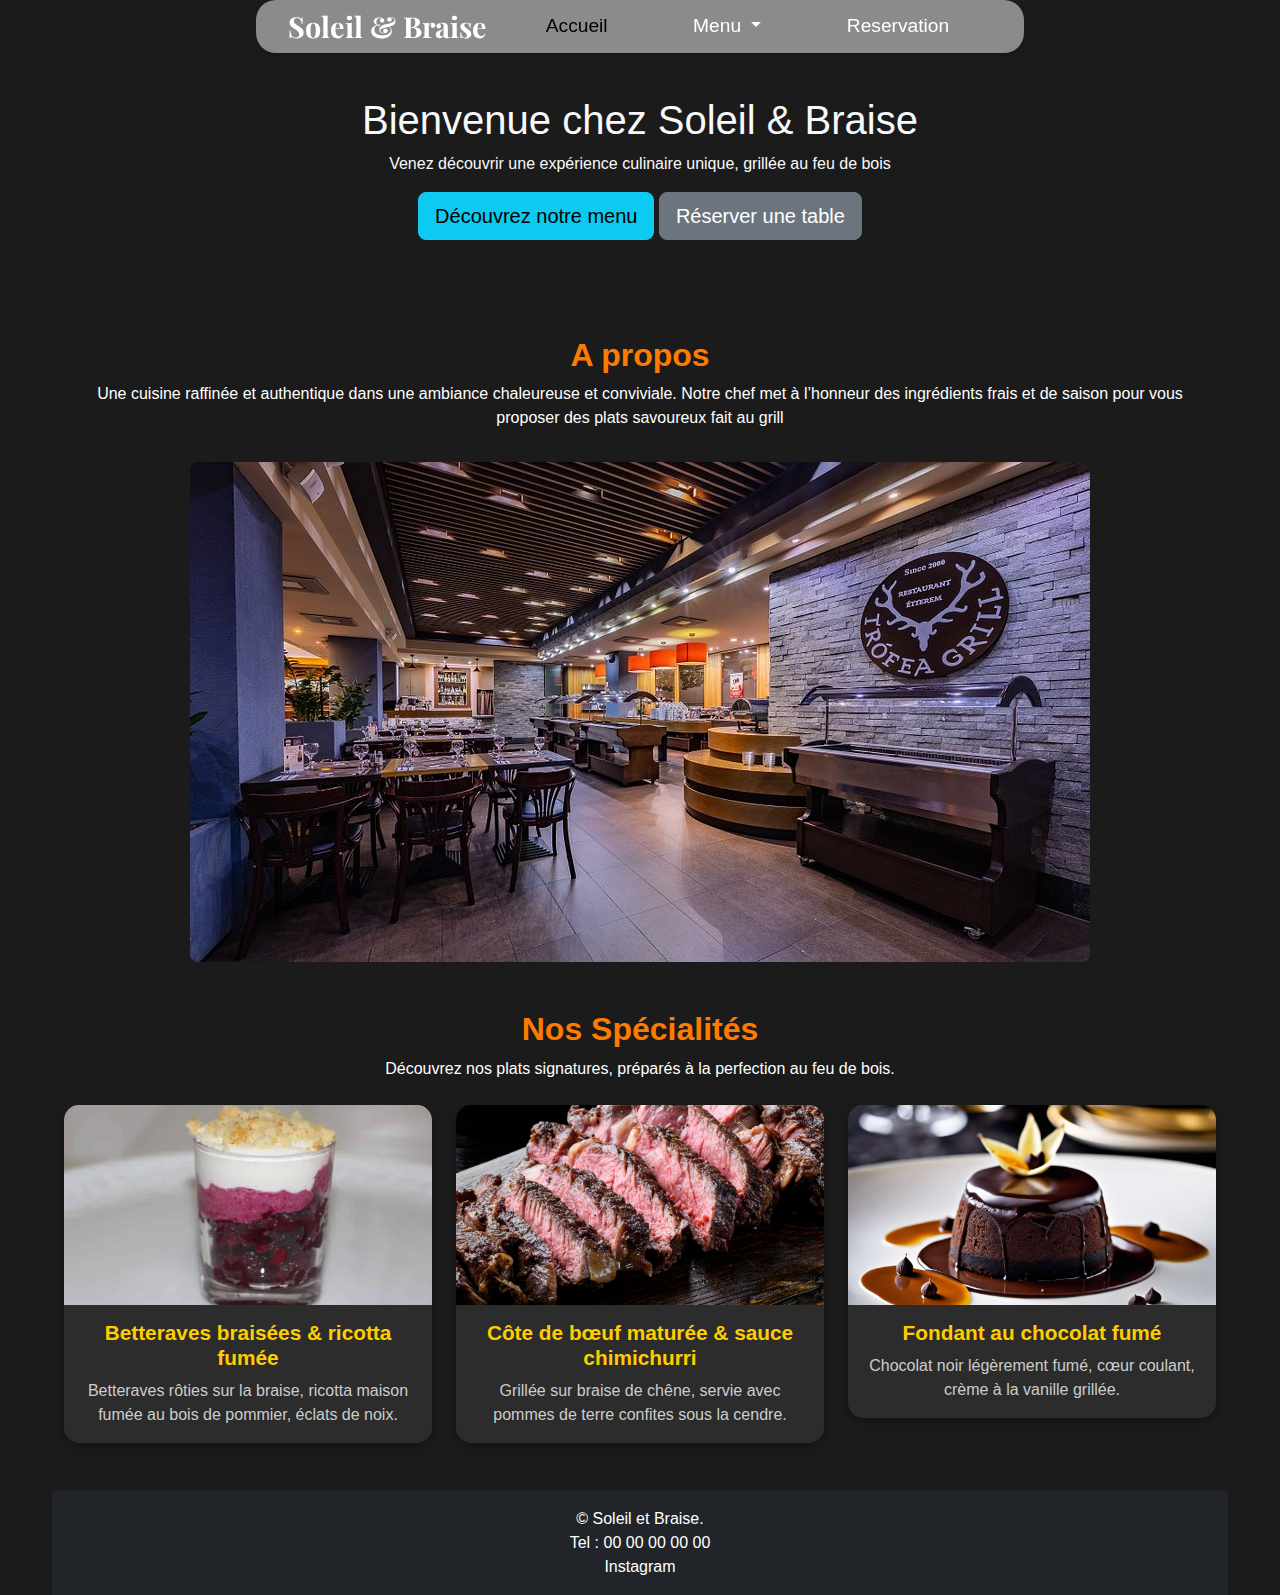
<file: index.html>
<!DOCTYPE html>
<html lang="fr">
<head>
    <meta charset="UTF-8">
    <meta name="viewport" content="width=device-width, initial-scale=1.0">
    <link href="https://cdn.jsdelivr.net/npm/bootstrap@5.3.3/dist/css/bootstrap.min.css" rel="stylesheet">
    <link rel="stylesheet" href="./assets/css/style.css">
    <link href="https://fonts.googleapis.com/css2?family=Playfair+Display:wght@700&family=Roboto:wght@400;500&display=swap" rel="stylesheet">

    <title>Accueil</title>
</head>
<body>
  <header >
    <nav class="navbar navbar-expand-lg fixed-top bg-body-tertiary custom-navbar">
        <div class="container-fluid">
          <a class="navbar-brand" href="#">Soleil & Braise</a>
          <button class="navbar-toggler" type="button" data-bs-toggle="collapse" data-bs-target="#navbarNav" aria-controls="navbarNav" aria-expanded="false" aria-label="Toggle navigation">
            <span class="navbar-toggler-icon"></span>
          </button>
          <div class="collapse navbar-collapse" id="navbarNav">
            <ul class="navbar-nav">
              <li class="nav-item">
                <a class="nav-link active" aria-current="page" href="index.html">Accueil</a>
              </li>
              <li class="nav-item dropdown">
                <a class="nav-link dropdown-toggle" href="menu.html" role="button" data-bs-toggle="dropdown" aria-expanded="false">
                  Menu
                </a>
                <ul class="dropdown-menu">
                  <li><a class="dropdown-item" href="menu.html.#entrees">Entrées</a></li>
                  <li><a class="dropdown-item" href="menu.html.#plats">Plats</a></li>
                  <li><a class="dropdown-item" href="menu.html.#desserts">Desserts</a></li>
                  <li><a class="dropdown-item" href="menu.html.#boisson">Boissons</a></li>
                </ul>
              </li>
              <li class="nav-item">
                <a class="nav-link" href="reservation.html">Reservation</a>
              </li>
              
            </ul>
          </div>
        </div>
    </nav>
  </header>
   
  
  
  <main>
      <div class="container mt-5">
        <section class="main-content text-center text-light py-5">
          <h1>Bienvenue chez Soleil & Braise</h1>
          <p>Venez découvrir une expérience culinaire unique, grillée au feu de bois</p>
          <a href="menu.html" class="btn btn-info btn-lg">Découvrez notre menu</a>
          <a href="reservation.html" class="btn btn-secondary btn-lg">Réserver une table</a>
      </section>
  </div>
    <div class="container mt-5">
      <section class="image-section mt-5 text-center">
          <div class="container text-center">
              <h2>A propos</h2>
              <p>Une cuisine raffinée et authentique dans une ambiance chaleureuse et conviviale. Notre chef met à l’honneur des ingrédients frais et de saison pour vous proposer des plats savoureux fait au grill</p>
              <img src="./assets/img/restaurant.jpg" alt="Ambiance du restaurant" class="img-fluid rounded-3 mt-3">
          </div>
      </section>
    </div>
    <div class="container mt-5">
      <section class="specialites text-center ">
          <div class="container">
              <h2>Nos Spécialités</h2>
              <p>Découvrez nos plats signatures, préparés à la perfection au feu de bois.</p>
              <div class="row mt-4">
                  <div class="col-md-4">
                      <div class="card">
                          <img src="./assets/img/bettrave.jpg" class="card-img-top" alt="Betteraves braisées">
                          <div class="card-body">
                              <h5 class="card-title">Betteraves braisées & ricotta fumée</h5>
                              <p class="card-text">Betteraves rôties sur la braise, ricotta maison fumée au bois de pommier, éclats de noix.</p>
                          </div>
                      </div>
                  </div>
                  <div class="col-md-4">
                      <div class="card">
                          <img src="./assets/img/cote-de-boeuf.jpeg" class="card-img-top" alt="Côte de bœuf">
                          <div class="card-body">
                              <h5 class="card-title">Côte de bœuf maturée & sauce chimichurri</h5>
                              <p class="card-text">Grillée sur braise de chêne, servie avec pommes de terre confites sous la cendre.</p>
                          </div>
                      </div>
                  </div>
                  <div class="col-md-4">
                      <div class="card">
                          <img src="./assets/img/fondant.jpg" class="card-img-top" alt="Fondant au chocolat">
                          <div class="card-body">
                              <h5 class="card-title">Fondant au chocolat fumé</h5>
                              <p class="card-text">Chocolat noir légèrement fumé, cœur coulant, crème à la vanille grillée.</p>
                          </div>
                      </div>
                  </div>
              </div>
          </div>
      </section>
    </div>
    </main>
    <div class="container mt-5">
      <footer class="bg-dark text-white text-center py-3">
        &copy; Soleil et Braise. <a class="nav-link" href="">Tel : 00 00 00 00 00</a> <a class="nav-link" href="">Instagram</a>
      </footer>
    </div>
  
    <script src="https://cdn.jsdelivr.net/npm/bootstrap@5.3.0/dist/js/bootstrap.bundle.min.js"></script>

</body>
</html>
</file>
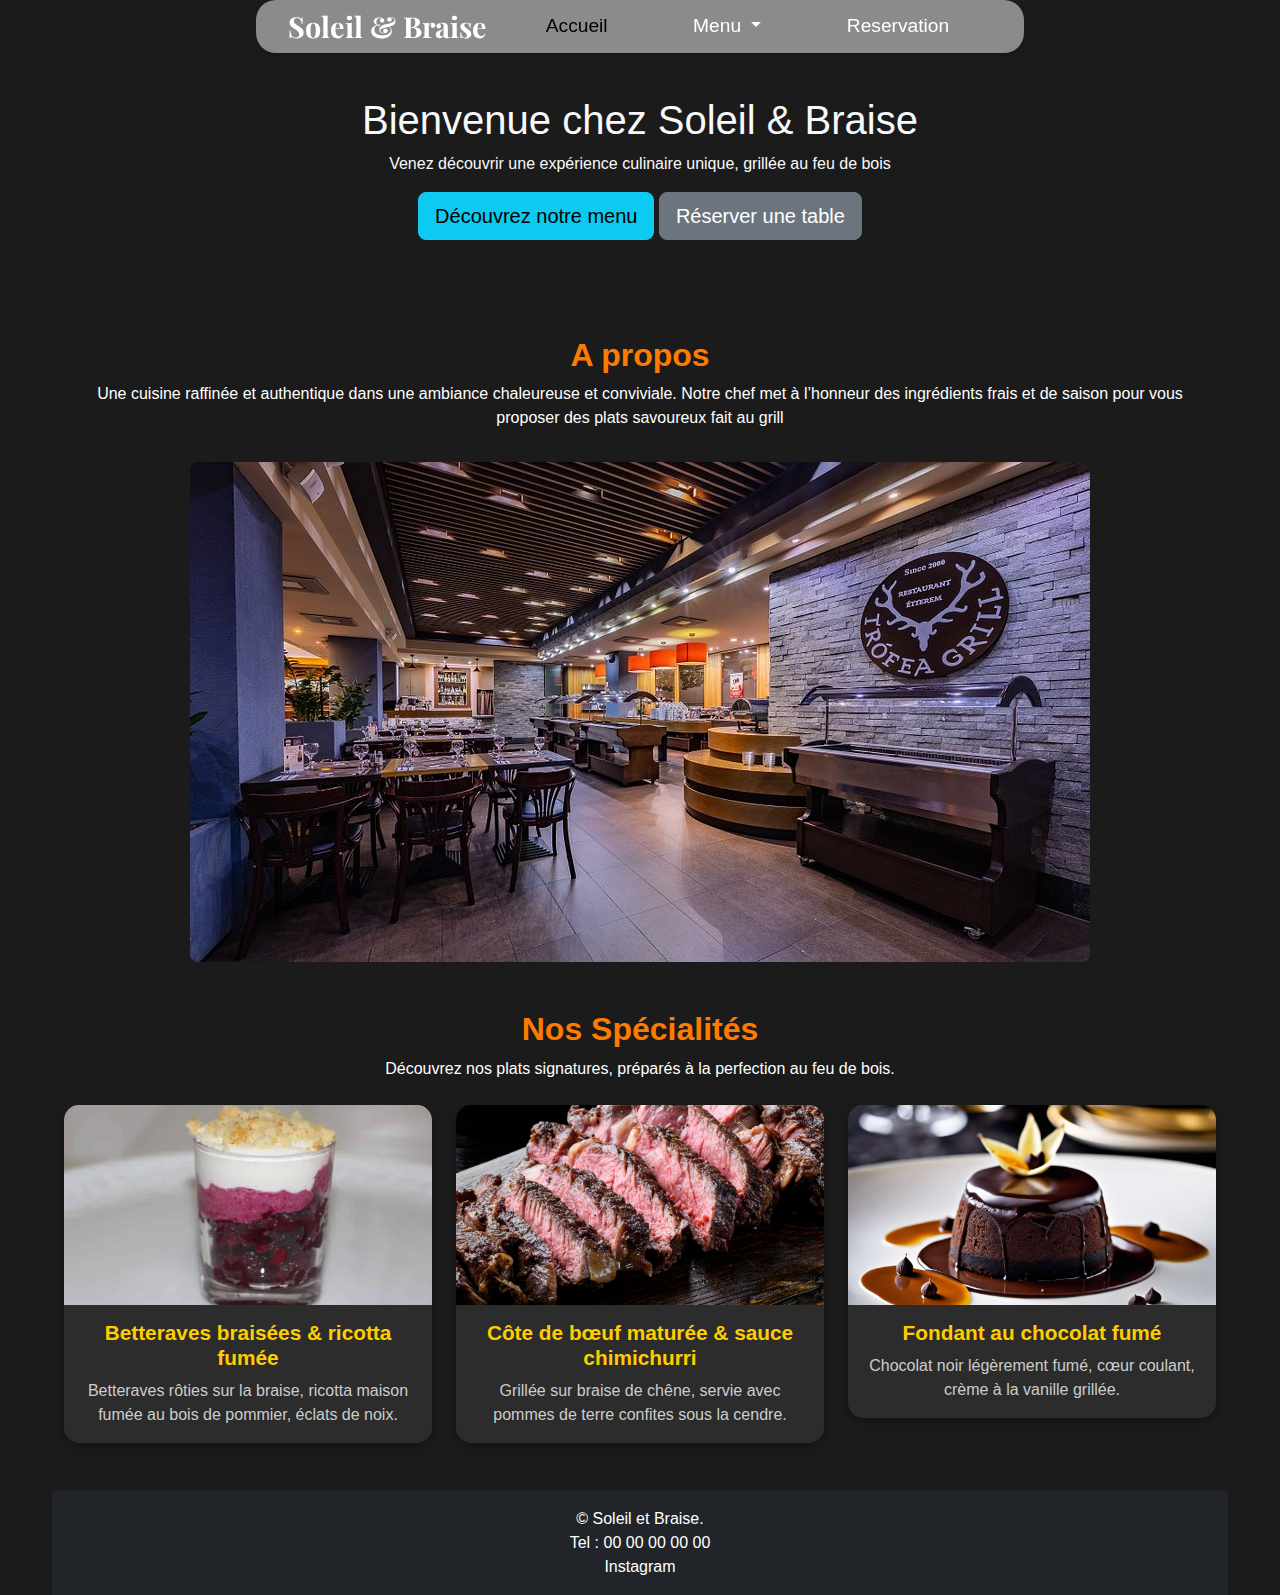
<file: accueil.html>
<!DOCTYPE html>
<html lang="fr">
<head>
    <meta charset="UTF-8">
    <meta name="viewport" content="width=device-width, initial-scale=1.0">
    <link href="https://cdn.jsdelivr.net/npm/bootstrap@5.3.3/dist/css/bootstrap.min.css" rel="stylesheet">
    <link rel="stylesheet" href="../assets/css/style.css">
    <link href="https://fonts.googleapis.com/css2?family=Playfair+Display:wght@700&family=Roboto:wght@400;500&display=swap" rel="stylesheet">

    <title>Accueil</title>
</head>
<body>
  <header >
    <nav class="navbar navbar-expand-lg fixed-top bg-body-tertiary custom-navbar">
        <div class="container-fluid">
          <a class="navbar-brand" href="#">Soleil & Braise</a>
          <button class="navbar-toggler" type="button" data-bs-toggle="collapse" data-bs-target="#navbarNav" aria-controls="navbarNav" aria-expanded="false" aria-label="Toggle navigation">
            <span class="navbar-toggler-icon"></span>
          </button>
          <div class="collapse navbar-collapse" id="navbarNav">
            <ul class="navbar-nav">
              <li class="nav-item">
                <a class="nav-link active" aria-current="page" href="accueil.html">Accueil</a>
              </li>
              <li class="nav-item dropdown">
                <a class="nav-link dropdown-toggle" href="menu.html" role="button" data-bs-toggle="dropdown" aria-expanded="false">
                  Menu
                </a>
                <ul class="dropdown-menu">
                  <li><a class="dropdown-item" href="menu.html.#entrees">Entrées</a></li>
                  <li><a class="dropdown-item" href="menu.html.#plats">Plats</a></li>
                  <li><a class="dropdown-item" href="menu.html.#desserts">Desserts</a></li>
                  <li><a class="dropdown-item" href="menu.html.#boisson">Boissons</a></li>
                </ul>
              </li>
              <li class="nav-item">
                <a class="nav-link" href="reservation.html">Reservation</a>
              </li>
              
            </ul>
          </div>
        </div>
    </nav>
  </header>
   
  
  
  <main>
      <div class="container mt-5">
        <section class="main-content text-center text-light py-5">
          <h1>Bienvenue chez Soleil & Braise</h1>
          <p>Venez découvrir une expérience culinaire unique, grillée au feu de bois</p>
          <a href="menu.html" class="btn btn-info btn-lg">Découvrez notre menu</a>
          <a href="reservation.html" class="btn btn-secondary btn-lg">Réserver une table</a>
      </section>
  </div>
    <div class="container mt-5">
      <section class="image-section mt-5 text-center">
          <div class="container text-center">
              <h2>A propos</h2>
              <p>Une cuisine raffinée et authentique dans une ambiance chaleureuse et conviviale. Notre chef met à l’honneur des ingrédients frais et de saison pour vous proposer des plats savoureux fait au grill</p>
              <img src="../assets/img/restaurant.jpg" alt="Ambiance du restaurant" class="img-fluid rounded-3 mt-3">
          </div>
      </section>
    </div>
    <div class="container mt-5">
      <section class="specialites text-center ">
          <div class="container">
              <h2>Nos Spécialités</h2>
              <p>Découvrez nos plats signatures, préparés à la perfection au feu de bois.</p>
              <div class="row mt-4">
                  <div class="col-md-4">
                      <div class="card">
                          <img src="../assets/img/bettrave.jpg" class="card-img-top" alt="Betteraves braisées">
                          <div class="card-body">
                              <h5 class="card-title">Betteraves braisées & ricotta fumée</h5>
                              <p class="card-text">Betteraves rôties sur la braise, ricotta maison fumée au bois de pommier, éclats de noix.</p>
                          </div>
                      </div>
                  </div>
                  <div class="col-md-4">
                      <div class="card">
                          <img src="../assets/img/cote-de-boeuf.jpeg" class="card-img-top" alt="Côte de bœuf">
                          <div class="card-body">
                              <h5 class="card-title">Côte de bœuf maturée & sauce chimichurri</h5>
                              <p class="card-text">Grillée sur braise de chêne, servie avec pommes de terre confites sous la cendre.</p>
                          </div>
                      </div>
                  </div>
                  <div class="col-md-4">
                      <div class="card">
                          <img src="../assets/img/fondant.jpg" class="card-img-top" alt="Fondant au chocolat">
                          <div class="card-body">
                              <h5 class="card-title">Fondant au chocolat fumé</h5>
                              <p class="card-text">Chocolat noir légèrement fumé, cœur coulant, crème à la vanille grillée.</p>
                          </div>
                      </div>
                  </div>
              </div>
          </div>
      </section>
    </div>
    </main>
    <div class="container mt-5">
      <footer class="bg-dark text-white text-center py-3">
        &copy; Soleil et Braise. <a class="nav-link" href="">Tel : 00 00 00 00 00</a> <a class="nav-link" href="">Instagram</a>
      </footer>
    </div>
  
    <script src="https://cdn.jsdelivr.net/npm/bootstrap@5.3.0/dist/js/bootstrap.bundle.min.js"></script>

</body>
</html>
</file>
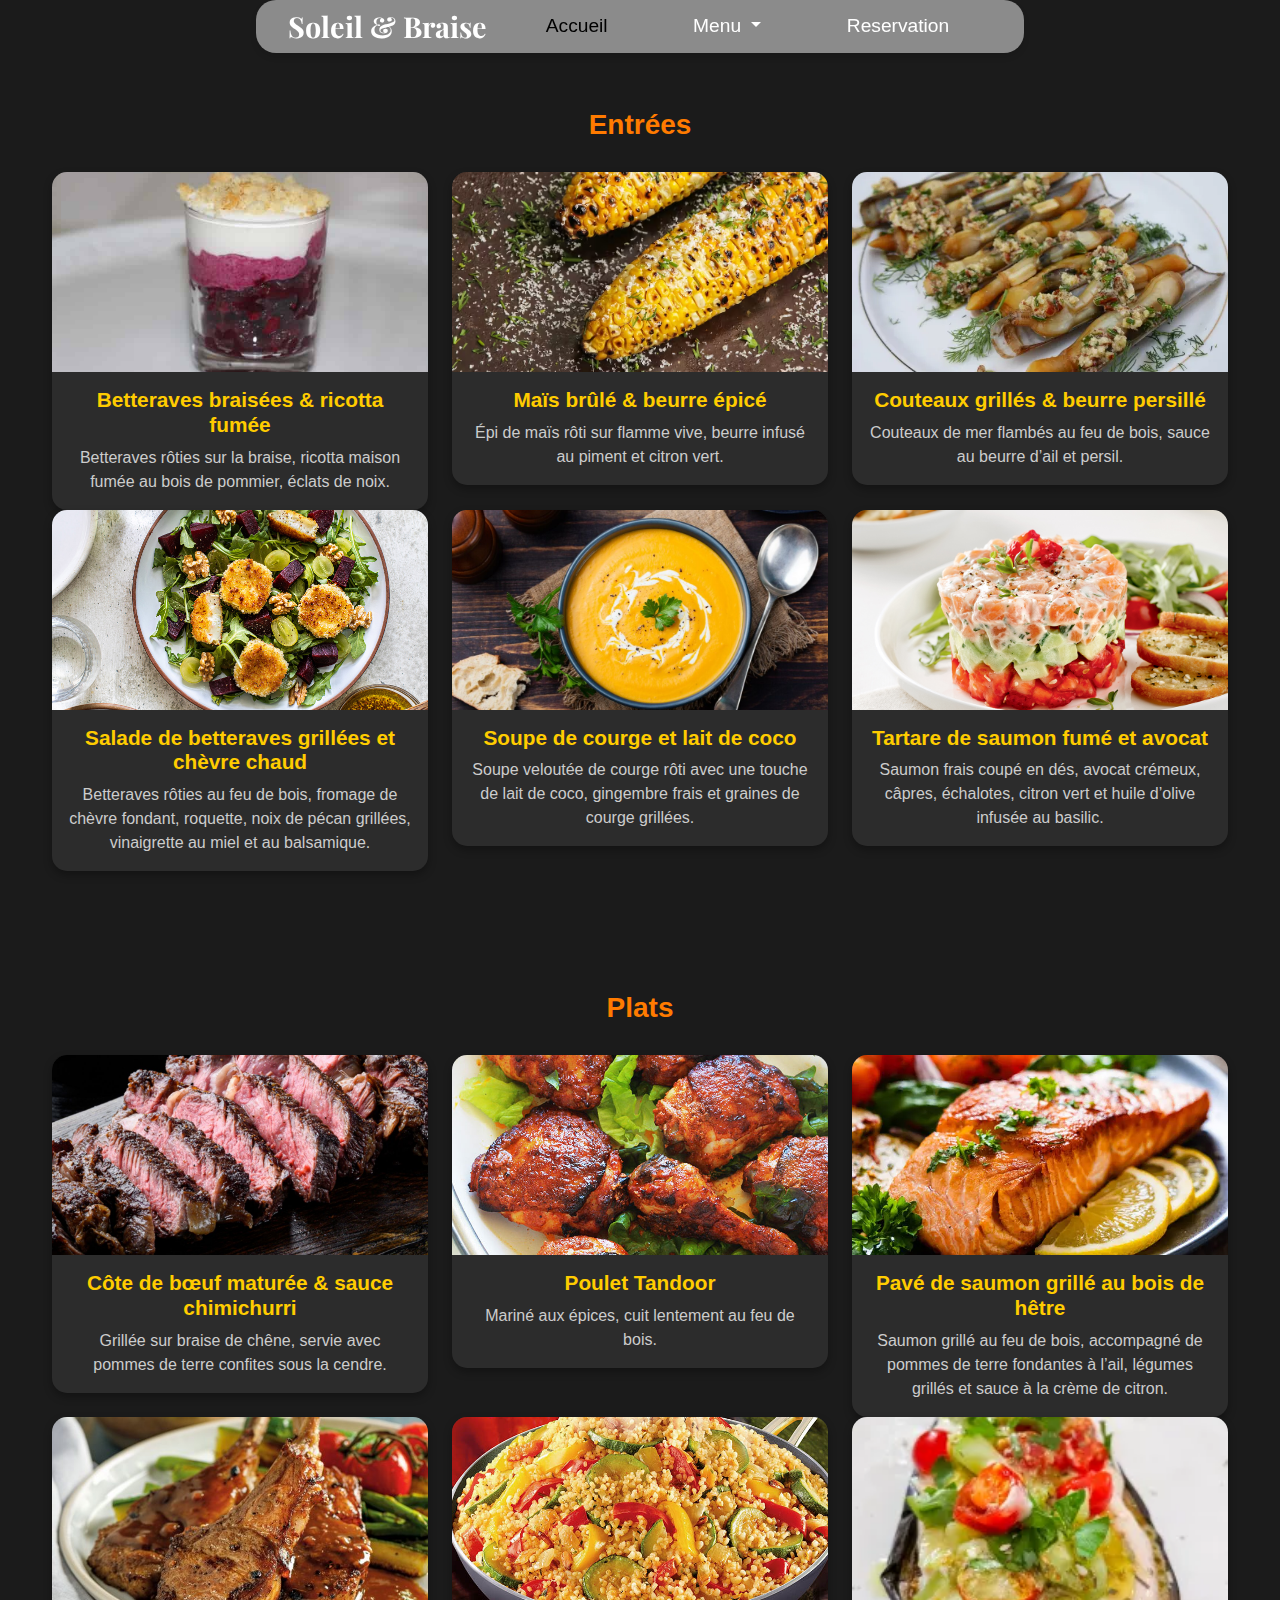
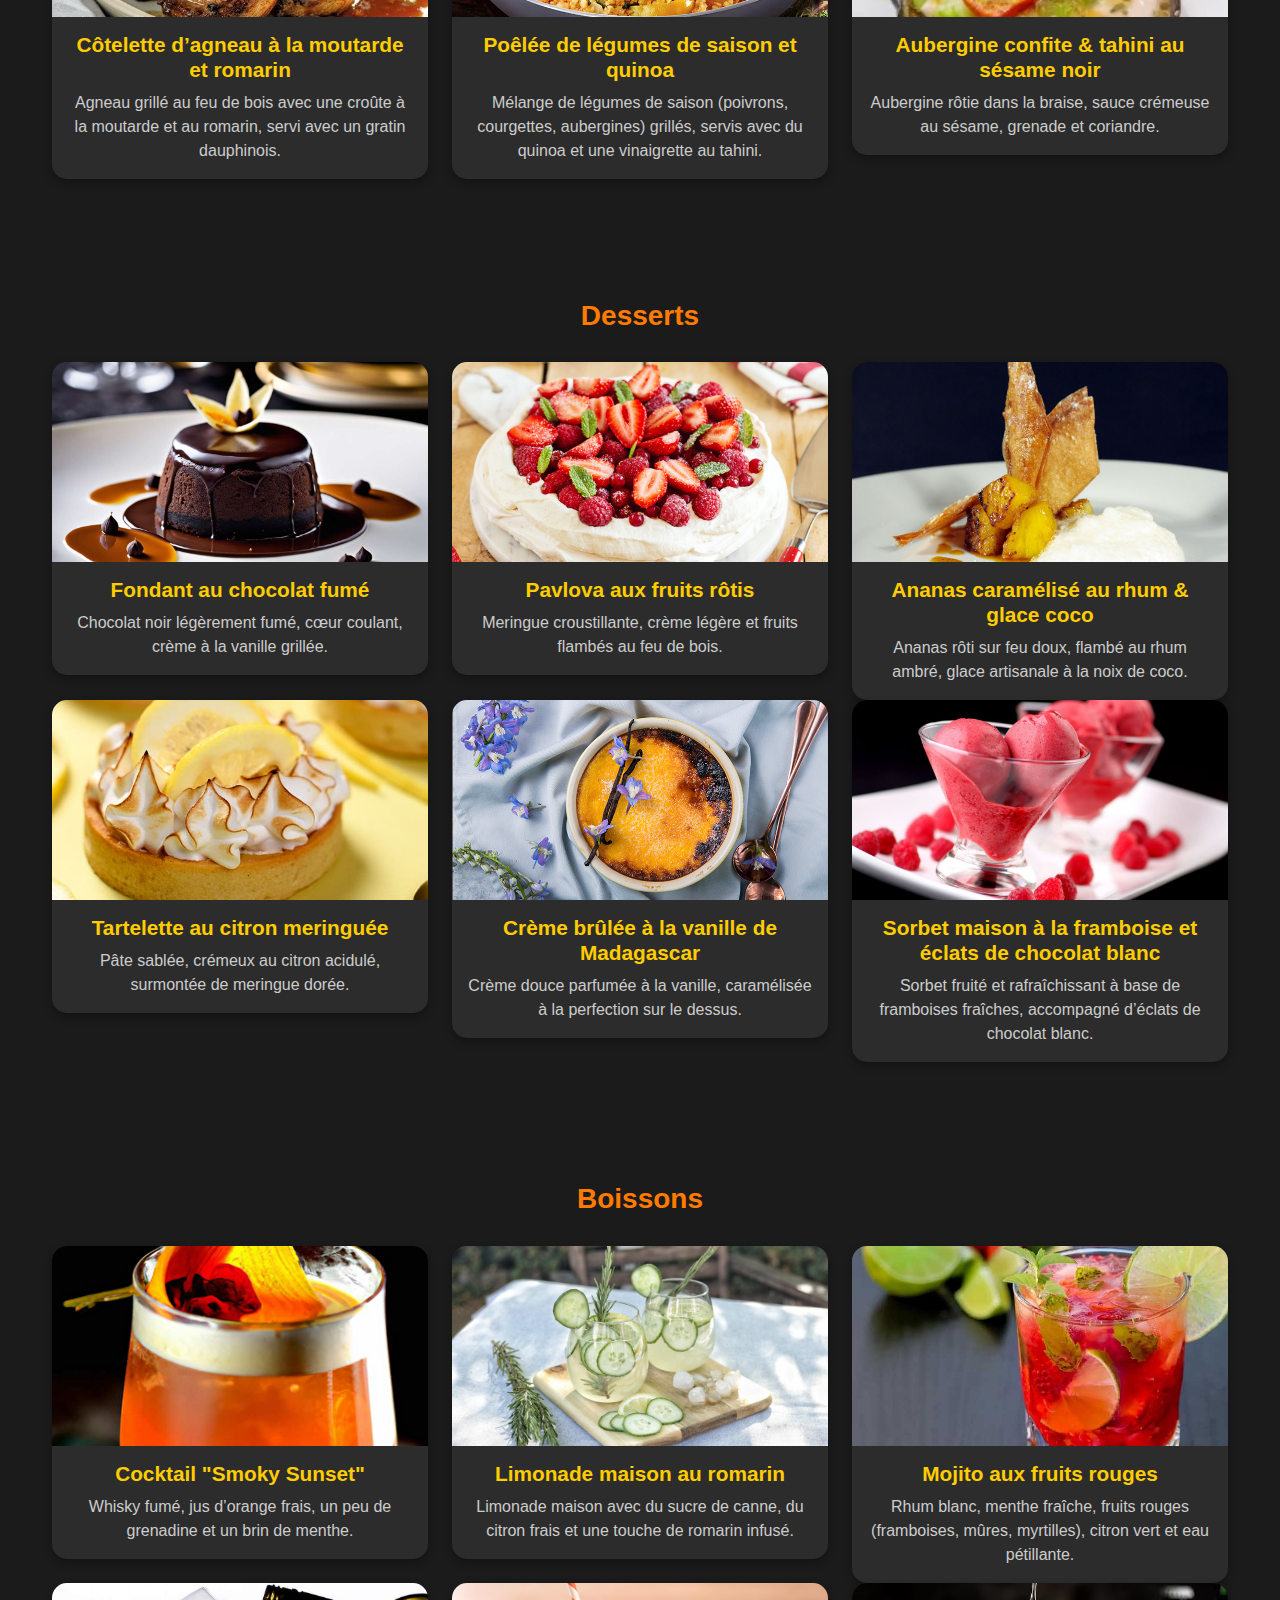
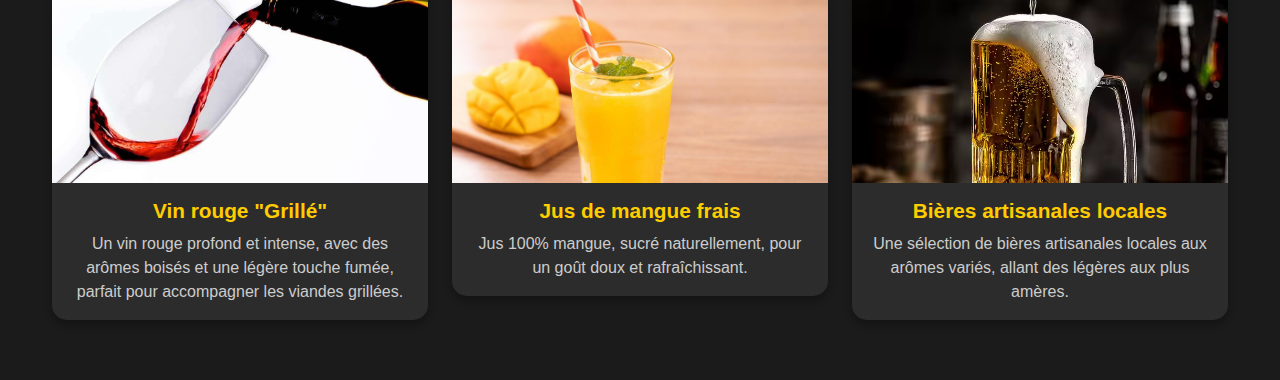
<file: menu.html>
<!DOCTYPE html>
<html lang="fr">
<head>
    <meta charset="UTF-8">
    <meta name="viewport" content="width=device-width, initial-scale=1.0">
    <link href="https://cdn.jsdelivr.net/npm/bootstrap@5.3.3/dist/css/bootstrap.min.css" rel="stylesheet">
    <link rel="stylesheet" href="./assets/css/style.css">
    <link href="https://fonts.googleapis.com/css2?family=Playfair+Display:wght@700&family=Roboto:wght@400;500&display=swap" rel="stylesheet">
    
    <title>Menu</title>
</head>
<body>
    <header >
        <nav class="navbar navbar-expand-lg fixed-top bg-body-tertiary custom-navbar">
            <div class="container-fluid">
              <a class="navbar-brand" href="#">Soleil & Braise</a>
              <button class="navbar-toggler" type="button" data-bs-toggle="collapse" data-bs-target="#navbarNav" aria-controls="navbarNav" aria-expanded="false" aria-label="Toggle navigation">
                <span class="navbar-toggler-icon"></span>
              </button>
              <div class="collapse navbar-collapse" id="navbarNav">
                <ul class="navbar-nav">
                  <li class="nav-item">
                    <a class="nav-link active" aria-current="page" href="accueil.html">Accueil</a>
                  </li>
                  <li class="nav-item dropdown">
                    <a class="nav-link dropdown-toggle" href="menu.html" role="button" data-bs-toggle="dropdown" aria-expanded="false">
                      Menu
                    </a>
                    <ul class="dropdown-menu">
                      <li><a class="dropdown-item" href="#entrees">Entrées</a></li>
                      <li><a class="dropdown-item" href="#plats">Plats</a></li>
                      <li><a class="dropdown-item" href="#desserts">Desserts</a></li>
                      <li><a class="dropdown-item" href="menu.html.#boisson">Boissons</a></li>
                    </ul>
                  </li>
                  <li class="nav-item">
                    <a class="nav-link" href="reservation.html">Reservation</a>
                  </li>
                  
                </ul>
              </div>
            </div>
        </nav>
    </header>
    <main>

        <div class="container mt-5">
                
    
            <!-- Entrées -->
            <section class="menu-section" id="entrees">
                <h3>Entrées</h3>
                <div id="Entrées" class="row">

                    <div class="col-md-4">
                        <div class="card text-center">
                            <img src="./assets/img/bettrave.jpg" class="card-img-top" alt="Betteraves braisées">
                            <div class="card-body">
                                <h5 class="card-title">Betteraves braisées & ricotta fumée</h5>
                                <p class="card-text">Betteraves rôties sur la braise, ricotta maison fumée au bois de pommier, éclats de noix.</p>
                            </div>
                        </div>
                    </div>

                    <div class="col-md-4">
                        <div class="card text-center">
                            <img src="./assets/img/mais.avif" class="card-img-top" alt="Maïs brûlé">
                            <div class="card-body">
                                <h5 class="card-title">Maïs brûlé & beurre épicé</h5>
                                <p class="card-text">Épi de maïs rôti sur flamme vive, beurre infusé au piment et citron vert.</p>
                            </div>
                        </div>
                    </div>

                    <div class="col-md-4">
                        <div class="card text-center">
                            <img src="./assets/img/Couteau.webp" class="card-img-top" alt="Couteaux grillés">
                            <div class="card-body">
                                <h5 class="card-title">Couteaux grillés & beurre persillé</h5>
                                <p class="card-text">Couteaux de mer flambés au feu de bois, sauce au beurre d’ail et persil.</p>
                            </div>
                        </div>
                    </div>
                    
                    <div class="col-md-4">
                        <div class="card text-center">
                            <img src="./assets/img/salade chevre raisin betterave.jpg" class="card-img-top" alt="Salade de betteraves grillées et chèvre chaud">
                            <div class="card-body">
                                <h5 class="card-title">Salade de betteraves grillées et chèvre chaud</h5>
                                <p class="card-text">Betteraves rôties au feu de bois, fromage de chèvre fondant, roquette, noix de pécan grillées, vinaigrette au miel et au balsamique.</p>
                            </div>
                        </div>
                    </div>

                    <div class="col-md-4">
                        <div class="card text-center">
                            <img src="./assets/img/courge.jpg" class="card-img-top" alt="Soupe de courge et lait de coco">
                            <div class="card-body">
                                <h5 class="card-title">Soupe de courge et lait de coco</h5>
                                <p class="card-text">Soupe veloutée de courge rôti avec une touche de lait de coco, gingembre frais et graines de courge grillées.</p>
                            </div>
                        </div>
                    </div>

                    <div class="col-md-4">
                        <div class="card text-center">
                            <img src="./assets/img/tartar.jpg" class="card-img-top" alt="Tartare de saumon fumé et avocat">
                            <div class="card-body">
                                <h5 class="card-title">Tartare de saumon fumé et avocat</h5>
                                <p class="card-text">Saumon frais coupé en dés, avocat crémeux, câpres, échalotes, citron vert et huile d’olive infusée au basilic.</p>
                            </div>
                        </div>
                    </div>
                </div>
            </section>

    
            <!-- Plats -->
            <section class="menu-section" id="plats">
                <h3>Plats</h3>
                <div id="Plats" class="row">

                    <div class="col-md-4">
                        <div class="card text-center">
                            <img src="./assets/img/cote-de-boeuf.jpeg" class="card-img-top" alt="Côte de bœuf">
                            <div class="card-body">
                                <h5 class="card-title">Côte de bœuf maturée & sauce chimichurri</h5>
                                <p class="card-text">Grillée sur braise de chêne, servie avec pommes de terre confites sous la cendre.</p>
                            </div>
                        </div>
                    </div>

                    <div class="col-md-4">
                        <div class="card text-center">
                            <img src="./assets/img/poulet.jpg" class="card-img-top" alt="Poulet Tandoor">
                            <div class="card-body">
                                <h5 class="card-title">Poulet Tandoor</h5>
                                <p class="card-text">Mariné aux épices, cuit lentement au feu de bois.</p>
                            </div>
                        </div>
                    </div>

                    <div class="col-md-4">
                        <div class="card text-center">
                            <img src="./assets/img/pave_saumon.webp" class="card-img-top" alt="Pavé de saumon grillé au bois de hêtre">
                            <div class="card-body">
                                <h5 class="card-title">Pavé de saumon grillé au bois de hêtre</h5>
                                <p class="card-text">Saumon grillé au feu de bois, accompagné de pommes de terre fondantes à l’ail, légumes grillés et sauce à la crème de citron.</p>
                            </div>
                        </div>
                    </div>

                    <div class="col-md-4">
                        <div class="card text-center">
                            <img src="./assets/img/Cotelettes-d-agneau.jpg" class="card-img-top" alt="Côtelette d’agneau à la moutarde et romarin">
                            <div class="card-body">
                                <h5 class="card-title">Côtelette d’agneau à la moutarde et romarin</h5>
                                <p class="card-text">Agneau grillé au feu de bois avec une croûte à la moutarde et au romarin, servi avec un gratin dauphinois.</p>
                            </div>
                        </div>
                    </div>

                    <div class="col-md-4">
                        <div class="card text-center">
                            <img src="./assets/img/poelee-legumes-cereales-quinoa.jpg" class="card-img-top" alt="Poêlée de légumes de saison et quinoa">
                            <div class="card-body">
                                <h5 class="card-title">Poêlée de légumes de saison et quinoa</h5>
                                <p class="card-text">Mélange de légumes de saison (poivrons, courgettes, aubergines) grillés, servis avec du quinoa et une vinaigrette au tahini.</p>
                            </div>
                        </div>
                    </div>

                    <div class="col-md-4">
                        <div class="card text-center">
                            <img src="./assets/img/aubergine.webp" class="card-img-top" alt="Aubergine confite">
                            <div class="card-body">
                                <h5 class="card-title">Aubergine confite & tahini au sésame noir</h5>
                                <p class="card-text">Aubergine rôtie dans la braise, sauce crémeuse au sésame, grenade et coriandre.</p>
                            </div>
                        </div>
                    </div>

                </div>
            </section>


            <!---Desserts-->
            <section class="menu-section" id="desserts">
                <h3>Desserts</h3>
                <div id="Desserts" class="row">

                    <div class="col-md-4">
                        <div class="card text-center">
                            <img src="./assets/img/fondant.jpg" class="card-img-top" alt="Fondant">
                            <div class="card-body">
                                <h5 class="card-title">Fondant au chocolat fumé</h5>
                                <p class="card-text">Chocolat noir légèrement fumé, cœur coulant, crème à la vanille grillée.</p>
                            </div>
                        </div>
                    </div>

                    <div class="col-md-4">
                        <div class="card text-center">
                            <img src="./assets/img/Pavlova.jpg" class="card-img-top" alt="Pavlova">
                            <div class="card-body">
                                <h5 class="card-title">Pavlova aux fruits rôtis</h5>
                                <p class="card-text">Meringue croustillante, crème légère et fruits flambés au feu de bois.</p>
                            </div>
                        </div>
                    </div>

                    <div class="col-md-4">
                        <div class="card text-center">
                            <img src="./assets/img/ananas.jpg" class="card-img-top" alt="ananas">
                            <div class="card-body">
                                <h5 class="card-title">Ananas caramélisé au rhum & glace coco</h5>
                                <p class="card-text">Ananas rôti sur feu doux, flambé au rhum ambré, glace artisanale à la noix de coco.</p>
                            </div>
                        </div>
                    </div>

                    <div class="col-md-4">
                        <div class="card text-center">
                            <img src="./assets/img/tartelette-citron.jpg" class="card-img-top" alt="Tartelette au citron meringuée">
                            <div class="card-body">
                                <h5 class="card-title">Tartelette au citron meringuée</h5>
                                <p class="card-text">Pâte sablée, crémeux au citron acidulé, surmontée de meringue dorée.</p>
                            </div>
                        </div>
                    </div>
                    <div class="col-md-4">
                        <div class="card text-center">
                            <img src="./assets/img/creme_brulee.webp" class="card-img-top" alt="Crème brûlée à la vanille de Madagascar">
                            <div class="card-body">
                                <h5 class="card-title">Crème brûlée à la vanille de Madagascar</h5>
                                <p class="card-text">Crème douce parfumée à la vanille, caramélisée à la perfection sur le dessus.</p>
                            </div>
                        </div>
                    </div>
                    <div class="col-md-4">
                        <div class="card text-center">
                            <img src="./assets/img/sorbet-framboise.jpg" class="card-img-top" alt="ananas">
                            <div class="card-body">
                                <h5 class="card-title">Sorbet maison à la framboise et éclats de chocolat blanc</h5>
                                <p class="card-text">Sorbet fruité et rafraîchissant à base de framboises fraîches, accompagné d’éclats de chocolat blanc.
                                </p>
                            </div>
                        </div>
                    </div>
                </div>
            </section>


            <!---Boisson-->
            <section class="menu-section" id="boisson">
                <h3>Boissons</h3>
                <div  class="row">
                    <div class="col-md-4">
                        <div class="card text-center">
                            <img src="./assets/img/Whisky_fume.png" class="card-img-top" alt="Cocktail Smoky Sunset">
                            <div class="card-body">
                                <h5 class="card-title">Cocktail "Smoky Sunset"</h5>
                                <p class="card-text">Whisky fumé, jus d’orange frais, un peu de grenadine et un brin de menthe.</p>
                            </div>
                        </div>
                    </div>
                    <div class="col-md-4">
                        <div class="card text-center">
                            <img src="./assets/img/limonade.jpeg" class="card-img-top" alt="Limonade maison au romarin">
                            <div class="card-body">
                                <h5 class="card-title">Limonade maison au romarin</h5>
                                <p class="card-text">Limonade maison avec du sucre de canne, du citron frais et une touche de romarin infusé.</p>
                            </div>
                        </div>
                    </div>
                    <div class="col-md-4">
                        <div class="card text-center">
                            <img src="./assets/img/Mojito.jpg" class="card-img-top" alt="Mojito aux fruits rouges">
                            <div class="card-body">
                                <h5 class="card-title">Mojito aux fruits rouges</h5>
                                <p class="card-text">Rhum blanc, menthe fraîche, fruits rouges (framboises, mûres, myrtilles), citron vert et eau pétillante.</p>
                            </div>
                        </div>
                    </div>

                    <div class="col-md-4">
                        <div class="card text-center">
                            <img src="./assets/img/vin.jpg" class="card-img-top" alt="Vin rouge Grillé">
                            <div class="card-body">
                                <h5 class="card-title">Vin rouge "Grillé"</h5>
                                <p class="card-text">Un vin rouge profond et intense, avec des arômes boisés et une légère touche fumée, parfait pour accompagner les viandes grillées.</p>
                            </div>
                        </div>
                    </div>

                    <div class="col-md-4">
                        <div class="card text-center">
                            <img src="./assets/img/mangue.jpg" class="card-img-top" alt="Jus de mangue frais">
                            <div class="card-body">
                                <h5 class="card-title">Jus de mangue frais</h5>
                                <p class="card-text">Jus 100% mangue, sucré naturellement, pour un goût doux et rafraîchissant.</p>
                            </div>
                        </div>
                    </div>

                    <div class="col-md-4">
                        <div class="card text-center">
                            <img src="./assets/img/biere.avif" class="card-img-top" alt="Bières artisanales locales">
                            <div class="card-body">
                                <h5 class="card-title">Bières artisanales locales</h5>
                                <p class="card-text">Une sélection de bières artisanales locales aux arômes variés, allant des légères aux plus amères.</p>
                            </div>
                        </div>
                    </div>

                </div>
            </section>
        </div>
    </main>
    <script src="https://cdn.jsdelivr.net/npm/bootstrap@5.3.3/dist/js/bootstrap.bundle.min.js"></script>
</body>
</html>
</file>
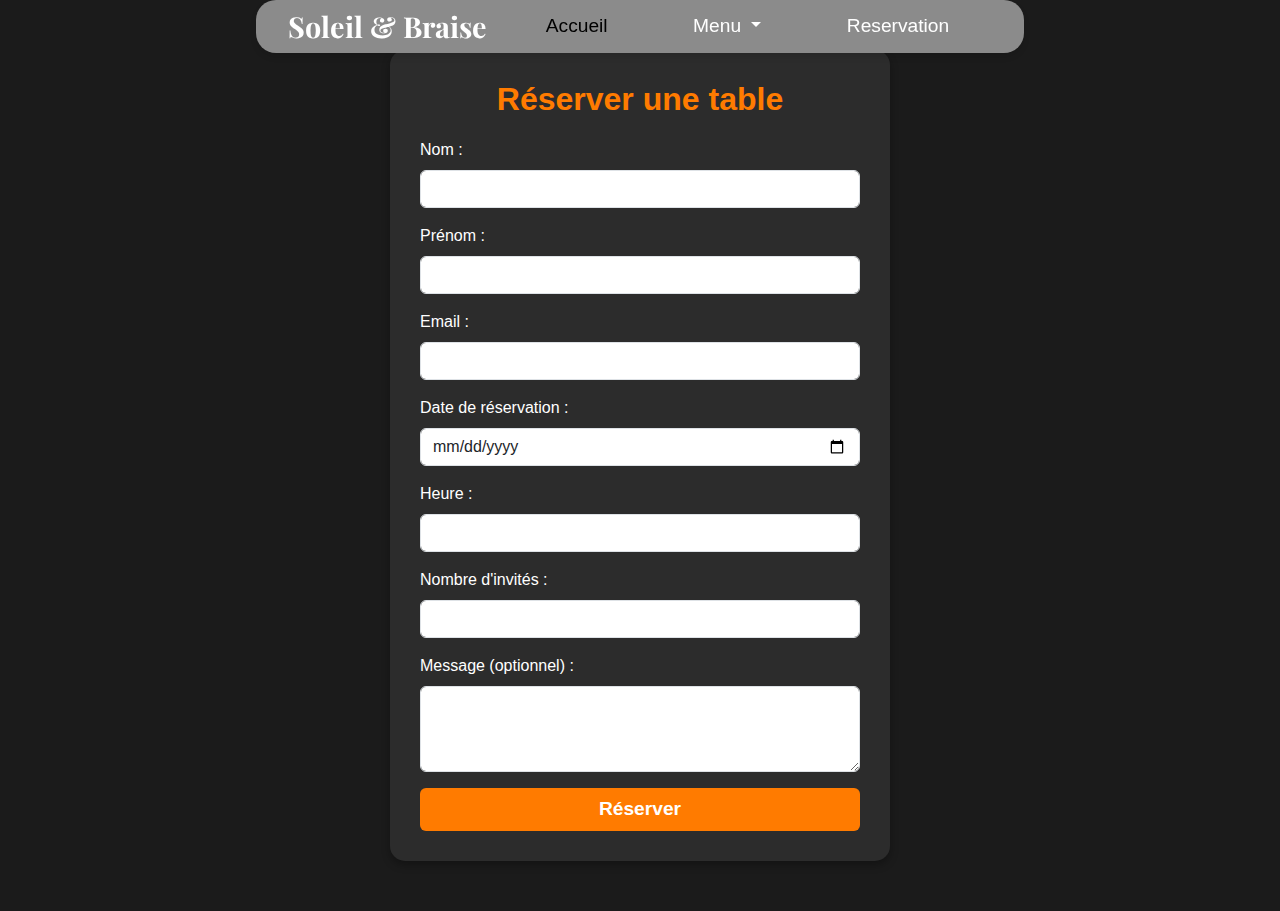
<file: reservation.html>
<!DOCTYPE html>
<html lang="fr">
<head>
    <meta charset="UTF-8">
    <meta name="viewport" content="width=device-width, initial-scale=1.0">
    <link href="https://cdn.jsdelivr.net/npm/bootstrap@5.3.3/dist/css/bootstrap.min.css" rel="stylesheet">
    <link rel="stylesheet" href="./assets/css/style.css">
    <link href="https://fonts.googleapis.com/css2?family=Playfair+Display:wght@700&family=Roboto:wght@400;500&display=swap" rel="stylesheet">


    <title>Reservation</title>
</head>
<body>
  <header >
    <nav class="navbar navbar-expand-lg fixed-top bg-body-tertiary custom-navbar">
        <div class="container-fluid">
          <a class="navbar-brand" href="#">Soleil & Braise</a>
          <button class="navbar-toggler" type="button" data-bs-toggle="collapse" data-bs-target="#navbarNav" aria-controls="navbarNav" aria-expanded="false" aria-label="Toggle navigation">
            <span class="navbar-toggler-icon"></span>
          </button>
          <div class="collapse navbar-collapse" id="navbarNav">
            <ul class="navbar-nav">
              <li class="nav-item">
                <a class="nav-link active" aria-current="page" href="index.html">Accueil</a>
              </li>
              <li class="nav-item dropdown">
                <a class="nav-link dropdown-toggle" href="menu.html" role="button" data-bs-toggle="dropdown" aria-expanded="false">
                  Menu
                </a>
                <ul class="dropdown-menu">
                  <li><a class="dropdown-item" href="menu.html#entrees">Entrées</a></li>
                  <li><a class="dropdown-item" href="menu.html#plats">Plats</a></li>
                  <li><a class="dropdown-item" href="menu.html#desserts">Desserts</a></li>
                  <li><a class="dropdown-item" href="menu.html#boisson">Boissons</a></li>
                </ul>
                
              </li>
              <li class="nav-item">
                <a class="nav-link" href="reservation.html">Reservation</a>
              </li>
              
            </ul>
          </div>
        </div>
    </nav>
</header>

    <main>
      <div class="container mt-5">
          <div class="reservation-container">
              <h2>Réserver une table</h2>
              <form>
                  <div class="mb-3">
                      <label for="nom" class="form-label">Nom :</label>
                      <input type="text" class="form-control" id="nom" required>
                  </div>
  
                  <div class="mb-3">
                      <label for="prenom" class="form-label">Prénom :</label>
                      <input type="text" class="form-control" id="prenom" required>
                  </div>
  
                  <div class="mb-3">
                      <label for="email" class="form-label">Email :</label>
                      <input type="email" class="form-control" id="email" required>
                  </div>
  
                  <div class="mb-3">
                      <label for="date" class="form-label">Date de réservation :</label>
                      <input type="date" class="form-control" id="date" required>
                  </div>

                  <div class="mb-3">
                      <label for="heure" class="form-label">Heure :</label>
                      <input type="heure" class="form-control" id="email" required>
                  </div>
  
                  <div class="mb-3">
                      <label for="invite" class="form-label">Nombre d'invités :</label>
                      <input type="number" class="form-control" id="invite" min="1" max="20" required>
                  </div>
  
                  <div class="mb-3">
                      <label for="message" class="form-label">Message (optionnel) :</label>
                      <textarea class="form-control" id="message" rows="3"></textarea>
                  </div>
                  <div id="liveAlertPlaceholder"></div>
                  <button onclick="reserver()" type="submit" class="btn btn-reserver">Réserver</button>

                <script>
                function reserver() {
                   alert("Reservation faite");
                }
                </script>
              </form>
          </div>
      </div>
  </main>
  <script src="https://cdn.jsdelivr.net/npm/bootstrap@5.3.3/dist/js/bootstrap.bundle.min.js"></script>

</body>
</html>
</file>
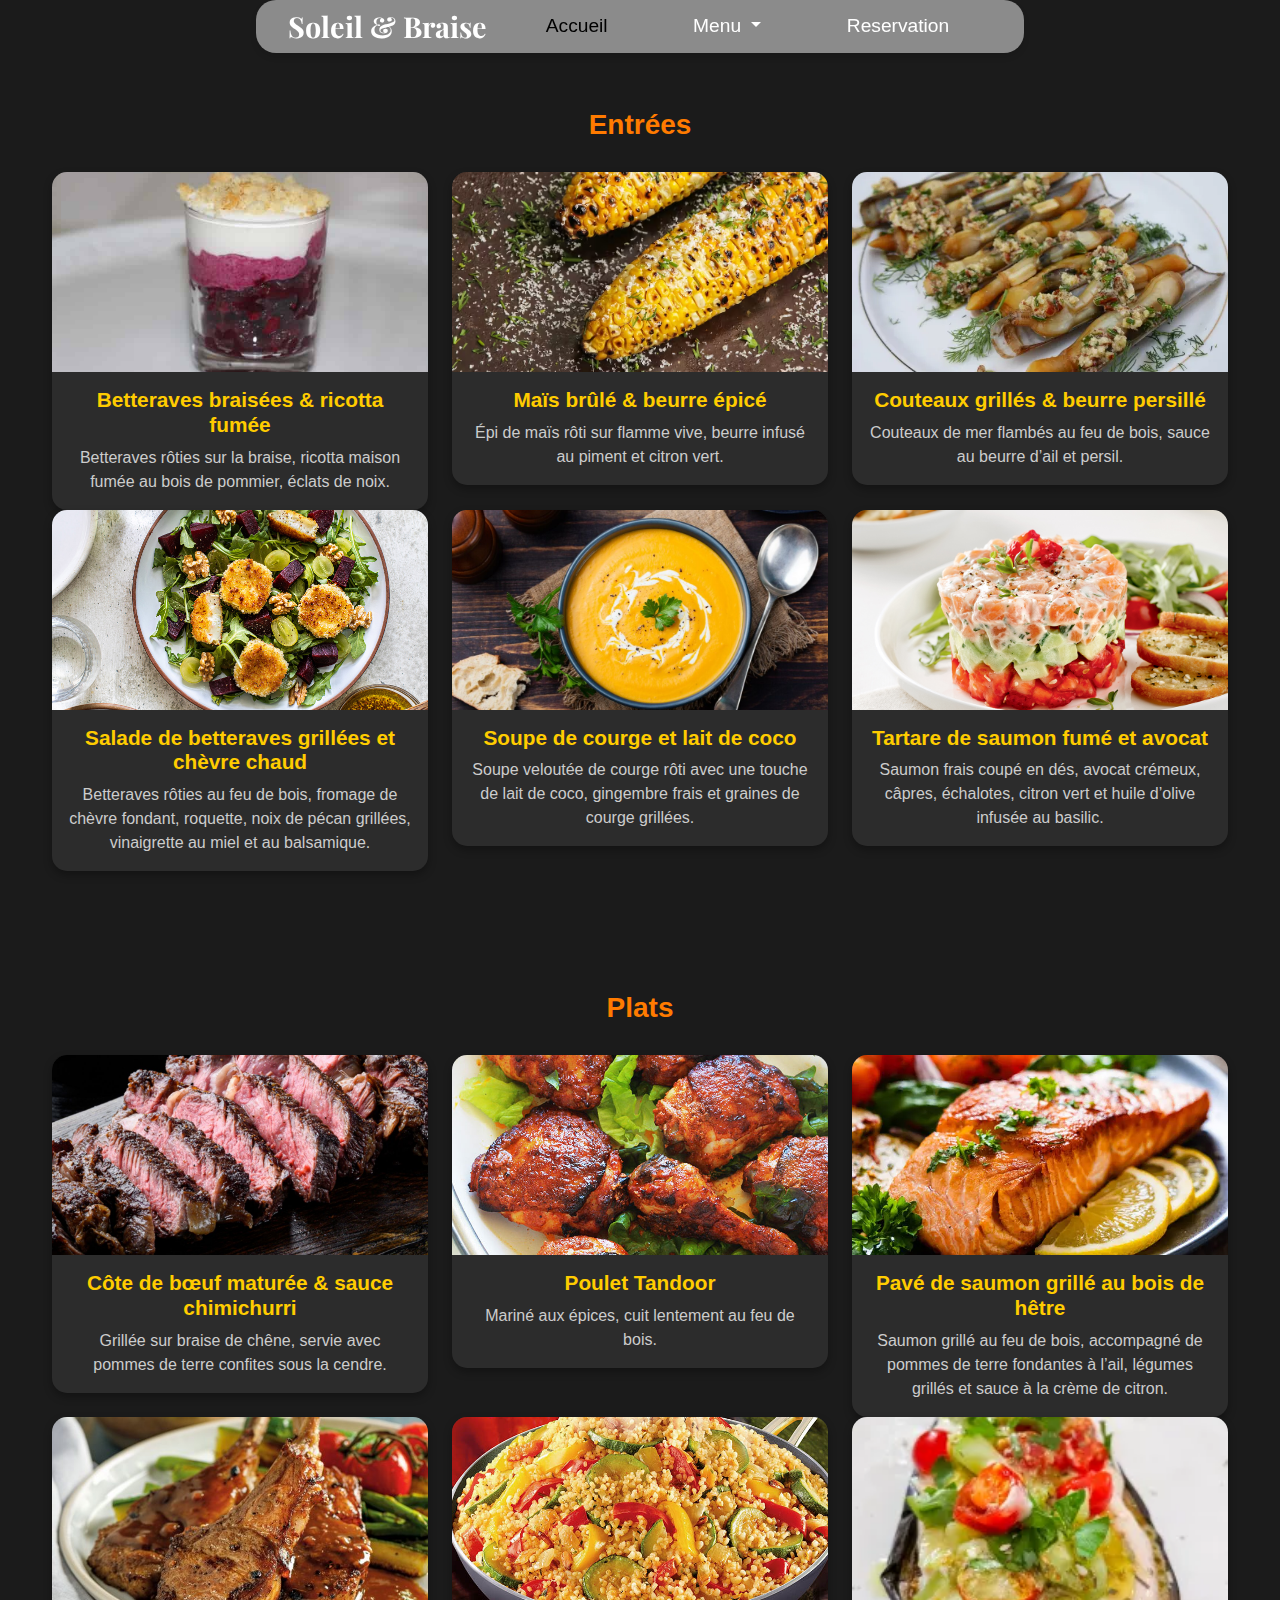
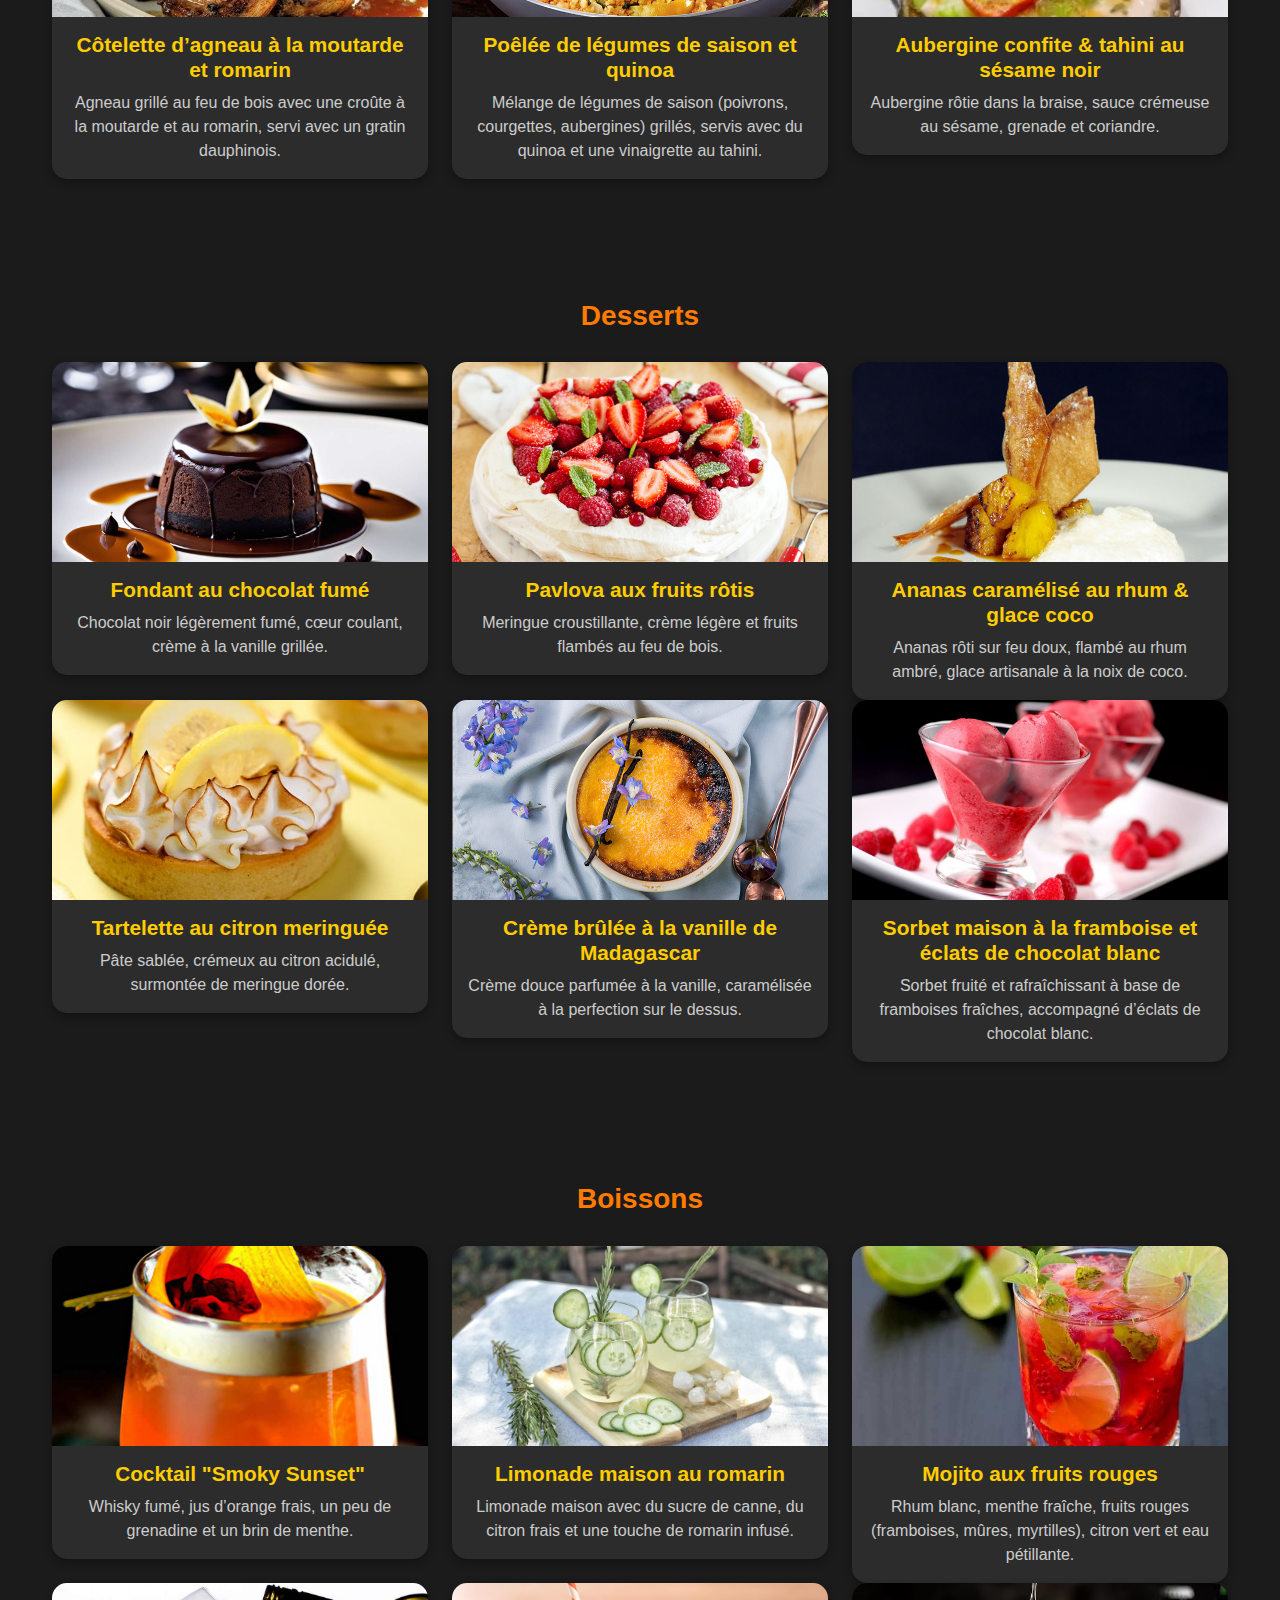
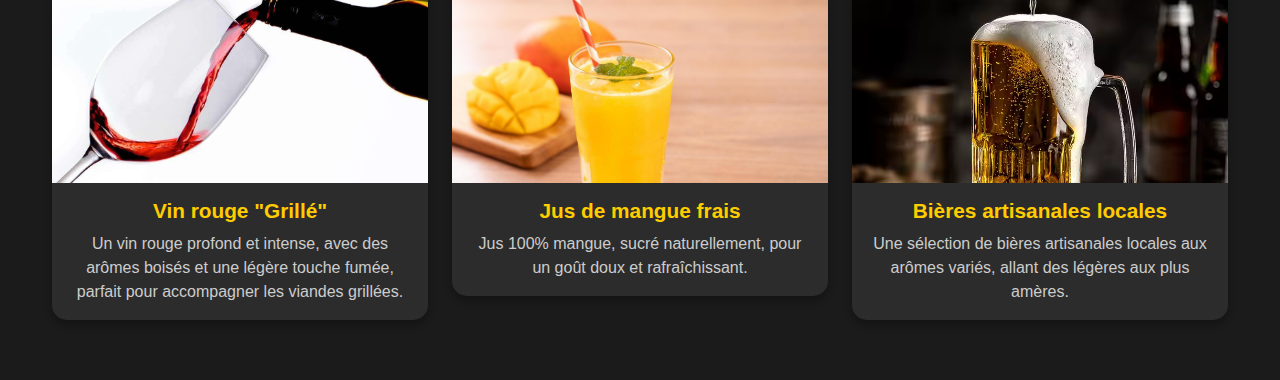
<file: src/menu.html>
<!DOCTYPE html>
<html lang="fr">
<head>
    <meta charset="UTF-8">
    <meta name="viewport" content="width=device-width, initial-scale=1.0">
    <link href="https://cdn.jsdelivr.net/npm/bootstrap@5.3.3/dist/css/bootstrap.min.css" rel="stylesheet">
    <link rel="stylesheet" href="../assets/css/style.css">
    <link href="https://fonts.googleapis.com/css2?family=Playfair+Display:wght@700&family=Roboto:wght@400;500&display=swap" rel="stylesheet">
    
    <title>Menu</title>
</head>
<body>
    <header >
        <nav class="navbar navbar-expand-lg fixed-top bg-body-tertiary custom-navbar">
            <div class="container-fluid">
              <a class="navbar-brand" href="#">Soleil & Braise</a>
              <button class="navbar-toggler" type="button" data-bs-toggle="collapse" data-bs-target="#navbarNav" aria-controls="navbarNav" aria-expanded="false" aria-label="Toggle navigation">
                <span class="navbar-toggler-icon"></span>
              </button>
              <div class="collapse navbar-collapse" id="navbarNav">
                <ul class="navbar-nav">
                  <li class="nav-item">
                    <a class="nav-link active" aria-current="page" href="accueil.html">Accueil</a>
                  </li>
                  <li class="nav-item dropdown">
                    <a class="nav-link dropdown-toggle" href="menu.html" role="button" data-bs-toggle="dropdown" aria-expanded="false">
                      Menu
                    </a>
                    <ul class="dropdown-menu">
                      <li><a class="dropdown-item" href="#entrees">Entrées</a></li>
                      <li><a class="dropdown-item" href="#plats">Plats</a></li>
                      <li><a class="dropdown-item" href="#desserts">Desserts</a></li>
                      <li><a class="dropdown-item" href="menu.html.#boisson">Boissons</a></li>
                    </ul>
                  </li>
                  <li class="nav-item">
                    <a class="nav-link" href="reservation.html">Reservation</a>
                  </li>
                  
                </ul>
              </div>
            </div>
        </nav>
    </header>
    <main>

        <div class="container mt-5">
                
    
            <!-- Entrées -->
            <section class="menu-section" id="entrees">
                <h3>Entrées</h3>
                <div id="Entrées" class="row">

                    <div class="col-md-4">
                        <div class="card text-center">
                            <img src="../assets/img/bettrave.jpg" class="card-img-top" alt="Betteraves braisées">
                            <div class="card-body">
                                <h5 class="card-title">Betteraves braisées & ricotta fumée</h5>
                                <p class="card-text">Betteraves rôties sur la braise, ricotta maison fumée au bois de pommier, éclats de noix.</p>
                            </div>
                        </div>
                    </div>

                    <div class="col-md-4">
                        <div class="card text-center">
                            <img src="../assets/img/mais.avif" class="card-img-top" alt="Maïs brûlé">
                            <div class="card-body">
                                <h5 class="card-title">Maïs brûlé & beurre épicé</h5>
                                <p class="card-text">Épi de maïs rôti sur flamme vive, beurre infusé au piment et citron vert.</p>
                            </div>
                        </div>
                    </div>

                    <div class="col-md-4">
                        <div class="card text-center">
                            <img src="../assets/img/Couteau.webp" class="card-img-top" alt="Couteaux grillés">
                            <div class="card-body">
                                <h5 class="card-title">Couteaux grillés & beurre persillé</h5>
                                <p class="card-text">Couteaux de mer flambés au feu de bois, sauce au beurre d’ail et persil.</p>
                            </div>
                        </div>
                    </div>
                    
                    <div class="col-md-4">
                        <div class="card text-center">
                            <img src="../assets/img/salade chevre raisin betterave.jpg" class="card-img-top" alt="Salade de betteraves grillées et chèvre chaud">
                            <div class="card-body">
                                <h5 class="card-title">Salade de betteraves grillées et chèvre chaud</h5>
                                <p class="card-text">Betteraves rôties au feu de bois, fromage de chèvre fondant, roquette, noix de pécan grillées, vinaigrette au miel et au balsamique.</p>
                            </div>
                        </div>
                    </div>

                    <div class="col-md-4">
                        <div class="card text-center">
                            <img src="../assets/img/courge.jpg" class="card-img-top" alt="Soupe de courge et lait de coco">
                            <div class="card-body">
                                <h5 class="card-title">Soupe de courge et lait de coco</h5>
                                <p class="card-text">Soupe veloutée de courge rôti avec une touche de lait de coco, gingembre frais et graines de courge grillées.</p>
                            </div>
                        </div>
                    </div>

                    <div class="col-md-4">
                        <div class="card text-center">
                            <img src="../assets/img/tartar.jpg" class="card-img-top" alt="Tartare de saumon fumé et avocat">
                            <div class="card-body">
                                <h5 class="card-title">Tartare de saumon fumé et avocat</h5>
                                <p class="card-text">Saumon frais coupé en dés, avocat crémeux, câpres, échalotes, citron vert et huile d’olive infusée au basilic.</p>
                            </div>
                        </div>
                    </div>
                </div>
            </section>

    
            <!-- Plats -->
            <section class="menu-section" id="plats">
                <h3>Plats</h3>
                <div id="Plats" class="row">

                    <div class="col-md-4">
                        <div class="card text-center">
                            <img src="../assets/img/cote-de-boeuf.jpeg" class="card-img-top" alt="Côte de bœuf">
                            <div class="card-body">
                                <h5 class="card-title">Côte de bœuf maturée & sauce chimichurri</h5>
                                <p class="card-text">Grillée sur braise de chêne, servie avec pommes de terre confites sous la cendre.</p>
                            </div>
                        </div>
                    </div>

                    <div class="col-md-4">
                        <div class="card text-center">
                            <img src="../assets/img/poulet.jpg" class="card-img-top" alt="Poulet Tandoor">
                            <div class="card-body">
                                <h5 class="card-title">Poulet Tandoor</h5>
                                <p class="card-text">Mariné aux épices, cuit lentement au feu de bois.</p>
                            </div>
                        </div>
                    </div>

                    <div class="col-md-4">
                        <div class="card text-center">
                            <img src="../assets/img/pave_saumon.webp" class="card-img-top" alt="Pavé de saumon grillé au bois de hêtre">
                            <div class="card-body">
                                <h5 class="card-title">Pavé de saumon grillé au bois de hêtre</h5>
                                <p class="card-text">Saumon grillé au feu de bois, accompagné de pommes de terre fondantes à l’ail, légumes grillés et sauce à la crème de citron.</p>
                            </div>
                        </div>
                    </div>

                    <div class="col-md-4">
                        <div class="card text-center">
                            <img src="../assets/img/Cotelettes-d-agneau.jpg" class="card-img-top" alt="Côtelette d’agneau à la moutarde et romarin">
                            <div class="card-body">
                                <h5 class="card-title">Côtelette d’agneau à la moutarde et romarin</h5>
                                <p class="card-text">Agneau grillé au feu de bois avec une croûte à la moutarde et au romarin, servi avec un gratin dauphinois.</p>
                            </div>
                        </div>
                    </div>

                    <div class="col-md-4">
                        <div class="card text-center">
                            <img src="../assets/img/poelee-legumes-cereales-quinoa.jpg" class="card-img-top" alt="Poêlée de légumes de saison et quinoa">
                            <div class="card-body">
                                <h5 class="card-title">Poêlée de légumes de saison et quinoa</h5>
                                <p class="card-text">Mélange de légumes de saison (poivrons, courgettes, aubergines) grillés, servis avec du quinoa et une vinaigrette au tahini.</p>
                            </div>
                        </div>
                    </div>

                    <div class="col-md-4">
                        <div class="card text-center">
                            <img src="../assets/img/aubergine.webp" class="card-img-top" alt="Aubergine confite">
                            <div class="card-body">
                                <h5 class="card-title">Aubergine confite & tahini au sésame noir</h5>
                                <p class="card-text">Aubergine rôtie dans la braise, sauce crémeuse au sésame, grenade et coriandre.</p>
                            </div>
                        </div>
                    </div>

                </div>
            </section>


            <!---Desserts-->
            <section class="menu-section" id="desserts">
                <h3>Desserts</h3>
                <div id="Desserts" class="row">

                    <div class="col-md-4">
                        <div class="card text-center">
                            <img src="../assets/img/fondant.jpg" class="card-img-top" alt="Fondant">
                            <div class="card-body">
                                <h5 class="card-title">Fondant au chocolat fumé</h5>
                                <p class="card-text">Chocolat noir légèrement fumé, cœur coulant, crème à la vanille grillée.</p>
                            </div>
                        </div>
                    </div>

                    <div class="col-md-4">
                        <div class="card text-center">
                            <img src="../assets/img/Pavlova.jpg" class="card-img-top" alt="Pavlova">
                            <div class="card-body">
                                <h5 class="card-title">Pavlova aux fruits rôtis</h5>
                                <p class="card-text">Meringue croustillante, crème légère et fruits flambés au feu de bois.</p>
                            </div>
                        </div>
                    </div>

                    <div class="col-md-4">
                        <div class="card text-center">
                            <img src="../assets/img/ananas.jpg" class="card-img-top" alt="ananas">
                            <div class="card-body">
                                <h5 class="card-title">Ananas caramélisé au rhum & glace coco</h5>
                                <p class="card-text">Ananas rôti sur feu doux, flambé au rhum ambré, glace artisanale à la noix de coco.</p>
                            </div>
                        </div>
                    </div>

                    <div class="col-md-4">
                        <div class="card text-center">
                            <img src="../assets/img/tartelette-citron.jpg" class="card-img-top" alt="Tartelette au citron meringuée">
                            <div class="card-body">
                                <h5 class="card-title">Tartelette au citron meringuée</h5>
                                <p class="card-text">Pâte sablée, crémeux au citron acidulé, surmontée de meringue dorée.</p>
                            </div>
                        </div>
                    </div>
                    <div class="col-md-4">
                        <div class="card text-center">
                            <img src="../assets/img/creme_brulee.webp" class="card-img-top" alt="Crème brûlée à la vanille de Madagascar">
                            <div class="card-body">
                                <h5 class="card-title">Crème brûlée à la vanille de Madagascar</h5>
                                <p class="card-text">Crème douce parfumée à la vanille, caramélisée à la perfection sur le dessus.</p>
                            </div>
                        </div>
                    </div>
                    <div class="col-md-4">
                        <div class="card text-center">
                            <img src="../assets/img/sorbet-framboise.jpg" class="card-img-top" alt="ananas">
                            <div class="card-body">
                                <h5 class="card-title">Sorbet maison à la framboise et éclats de chocolat blanc</h5>
                                <p class="card-text">Sorbet fruité et rafraîchissant à base de framboises fraîches, accompagné d’éclats de chocolat blanc.
                                </p>
                            </div>
                        </div>
                    </div>
                </div>
            </section>


            <!---Boisson-->
            <section class="menu-section" id="boisson">
                <h3>Boissons</h3>
                <div  class="row">
                    <div class="col-md-4">
                        <div class="card text-center">
                            <img src="../assets/img/Whisky_fume.png" class="card-img-top" alt="Cocktail Smoky Sunset">
                            <div class="card-body">
                                <h5 class="card-title">Cocktail "Smoky Sunset"</h5>
                                <p class="card-text">Whisky fumé, jus d’orange frais, un peu de grenadine et un brin de menthe.</p>
                            </div>
                        </div>
                    </div>
                    <div class="col-md-4">
                        <div class="card text-center">
                            <img src="../assets/img/limonade.jpeg" class="card-img-top" alt="Limonade maison au romarin">
                            <div class="card-body">
                                <h5 class="card-title">Limonade maison au romarin</h5>
                                <p class="card-text">Limonade maison avec du sucre de canne, du citron frais et une touche de romarin infusé.</p>
                            </div>
                        </div>
                    </div>
                    <div class="col-md-4">
                        <div class="card text-center">
                            <img src="../assets/img/Mojito.jpg" class="card-img-top" alt="Mojito aux fruits rouges">
                            <div class="card-body">
                                <h5 class="card-title">Mojito aux fruits rouges</h5>
                                <p class="card-text">Rhum blanc, menthe fraîche, fruits rouges (framboises, mûres, myrtilles), citron vert et eau pétillante.</p>
                            </div>
                        </div>
                    </div>

                    <div class="col-md-4">
                        <div class="card text-center">
                            <img src="../assets/img/vin.jpg" class="card-img-top" alt="Vin rouge Grillé">
                            <div class="card-body">
                                <h5 class="card-title">Vin rouge "Grillé"</h5>
                                <p class="card-text">Un vin rouge profond et intense, avec des arômes boisés et une légère touche fumée, parfait pour accompagner les viandes grillées.</p>
                            </div>
                        </div>
                    </div>

                    <div class="col-md-4">
                        <div class="card text-center">
                            <img src="../assets/img/mangue.jpg" class="card-img-top" alt="Jus de mangue frais">
                            <div class="card-body">
                                <h5 class="card-title">Jus de mangue frais</h5>
                                <p class="card-text">Jus 100% mangue, sucré naturellement, pour un goût doux et rafraîchissant.</p>
                            </div>
                        </div>
                    </div>

                    <div class="col-md-4">
                        <div class="card text-center">
                            <img src="../assets/img/biere.avif" class="card-img-top" alt="Bières artisanales locales">
                            <div class="card-body">
                                <h5 class="card-title">Bières artisanales locales</h5>
                                <p class="card-text">Une sélection de bières artisanales locales aux arômes variés, allant des légères aux plus amères.</p>
                            </div>
                        </div>
                    </div>

                </div>
            </section>
        </div>
    </main>
    <script src="https://cdn.jsdelivr.net/npm/bootstrap@5.3.3/dist/js/bootstrap.bundle.min.js"></script>
</body>
</html>
</file>
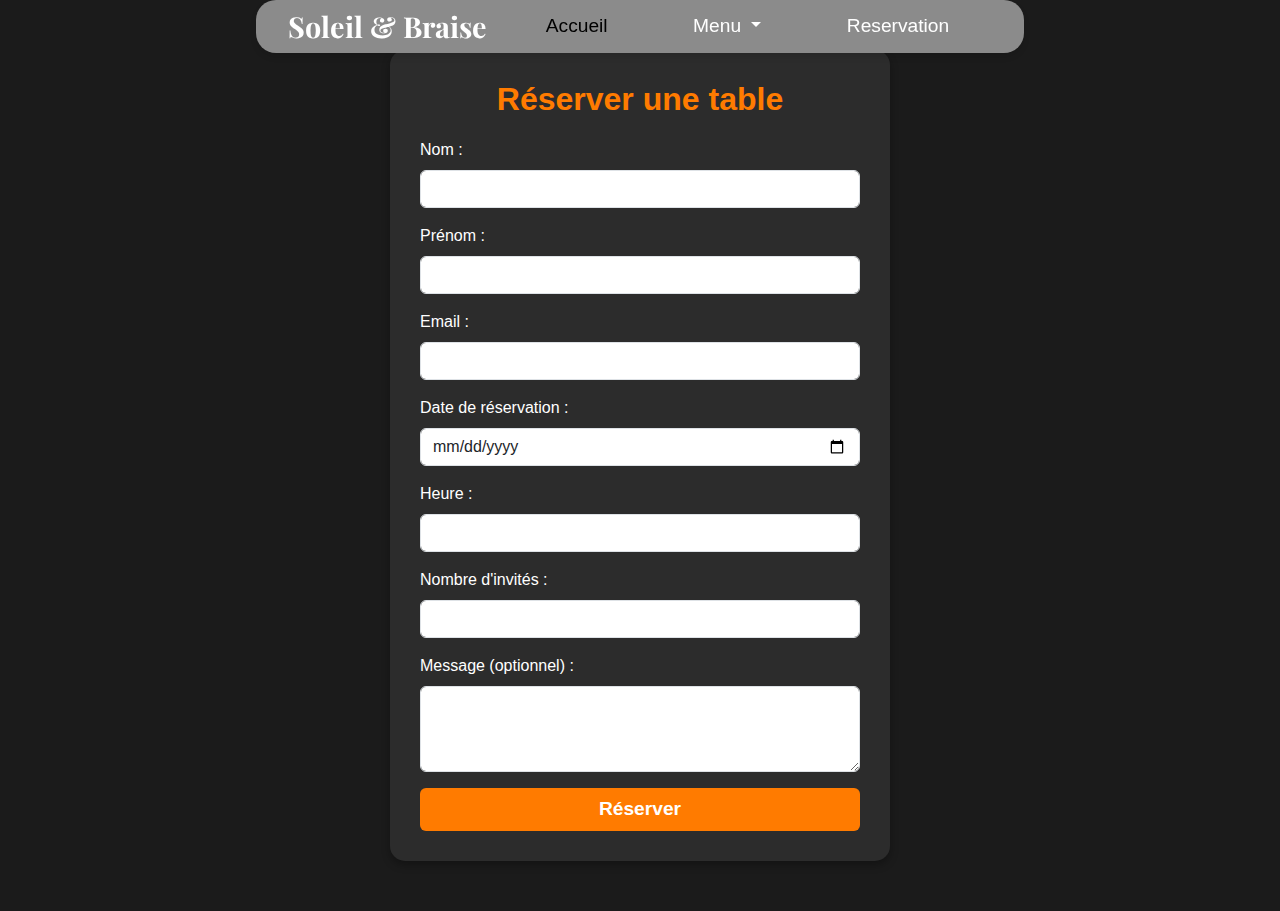
<file: src/reservation.html>
<!DOCTYPE html>
<html lang="fr">
<head>
    <meta charset="UTF-8">
    <meta name="viewport" content="width=device-width, initial-scale=1.0">
    <link href="https://cdn.jsdelivr.net/npm/bootstrap@5.3.3/dist/css/bootstrap.min.css" rel="stylesheet">
    <link rel="stylesheet" href="../assets/css/style.css">
    <link href="https://fonts.googleapis.com/css2?family=Playfair+Display:wght@700&family=Roboto:wght@400;500&display=swap" rel="stylesheet">


    <title>Reservation</title>
</head>
<body>
  <header >
    <nav class="navbar navbar-expand-lg fixed-top bg-body-tertiary custom-navbar">
        <div class="container-fluid">
          <a class="navbar-brand" href="#">Soleil & Braise</a>
          <button class="navbar-toggler" type="button" data-bs-toggle="collapse" data-bs-target="#navbarNav" aria-controls="navbarNav" aria-expanded="false" aria-label="Toggle navigation">
            <span class="navbar-toggler-icon"></span>
          </button>
          <div class="collapse navbar-collapse" id="navbarNav">
            <ul class="navbar-nav">
              <li class="nav-item">
                <a class="nav-link active" aria-current="page" href="accueil.html">Accueil</a>
              </li>
              <li class="nav-item dropdown">
                <a class="nav-link dropdown-toggle" href="menu.html" role="button" data-bs-toggle="dropdown" aria-expanded="false">
                  Menu
                </a>
                <ul class="dropdown-menu">
                  
                  <li><a class="dropdown-item" href="menu.html.#entrees">Entrées</a></li>
                  <li><a class="dropdown-item" href="menu.html.#plats">Plats</a></li>
                  <li><a class="dropdown-item" href="menu.html.#desserts">Desserts</a></li>
                  <li><a class="dropdown-item" href="menu.html.#boisson">Boissons</a></li>
                </ul>
              </li>
              <li class="nav-item">
                <a class="nav-link" href="reservation.html">Reservation</a>
              </li>
              
            </ul>
          </div>
        </div>
    </nav>
</header>

    <main>
      <div class="container mt-5">
          <div class="reservation-container">
              <h2>Réserver une table</h2>
              <form>
                  <div class="mb-3">
                      <label for="nom" class="form-label">Nom :</label>
                      <input type="text" class="form-control" id="nom" required>
                  </div>
  
                  <div class="mb-3">
                      <label for="prenom" class="form-label">Prénom :</label>
                      <input type="text" class="form-control" id="prenom" required>
                  </div>
  
                  <div class="mb-3">
                      <label for="email" class="form-label">Email :</label>
                      <input type="email" class="form-control" id="email" required>
                  </div>
  
                  <div class="mb-3">
                      <label for="date" class="form-label">Date de réservation :</label>
                      <input type="date" class="form-control" id="date" required>
                  </div>

                  <div class="mb-3">
                      <label for="heure" class="form-label">Heure :</label>
                      <input type="heure" class="form-control" id="email" required>
                  </div>
  
                  <div class="mb-3">
                      <label for="invite" class="form-label">Nombre d'invités :</label>
                      <input type="number" class="form-control" id="invite" min="1" max="20" required>
                  </div>
  
                  <div class="mb-3">
                      <label for="message" class="form-label">Message (optionnel) :</label>
                      <textarea class="form-control" id="message" rows="3"></textarea>
                  </div>
                  <div id="liveAlertPlaceholder"></div>
                  <button onclick="reserver()" type="submit" class="btn btn-reserver">Réserver</button>

                <script>
                function reserver() {
                   alert("Reservation faite");
                }
                </script>
              </form>
          </div>
      </div>
  </main>
  <script src="https://cdn.jsdelivr.net/npm/bootstrap@5.3.3/dist/js/bootstrap.bundle.min.js"></script>

</body>
</html>
</file>
<file: assets/css/style.css>
.custom-navbar {
    background-color: #8B8B8B !important;
    
    width: 60%; 
    margin: 0 auto; 
    border-radius: 20px; 
    padding: 0 20px;
    box-shadow: 0px 4px 6px rgba(0, 0, 0, 0.1); 
    background-color: rgba(255, 255, 255, 0.9); 
    
    
}
.navbar-brand {
    font-family: 'Playfair Display', serif;
    font-size: 1.8rem;
    font-weight: bold;
    color: #fff; 
}
body {
    background-color: #1b1b1b;
    color: white;
    font-family: 'Poppins', sans-serif;
}
.reservation-container {
    max-width: 500px;
    margin: 50px auto;
    padding: 30px;
    background: #2c2c2c;
    border-radius: 15px;
    box-shadow: 0px 4px 8px rgba(0, 0, 0, 0.3);
}
.reservation-container h2 {
    text-align: center;
    color: #ff7b00;
    margin-bottom: 20px;
}
.btn-reserver {
    width: 100%;
    background: #ff7b00;
    color: white;
    font-size: 1.2rem;
    font-weight: bold;
}
.btn-reserver:hover {
    background: #ff5500;
}
.navbar-nav {
    width: 100%;
    display: flex;
    justify-content: space-around; 
}


.navbar-nav .nav-link {
    font-size: 1.2rem;
    color: #fff;
    padding: 10px 20px;
    border-radius: 20px;
}

.voir_menu{
    background-color: #C9A66B !important;
    color: #2C2C2C !important;
}

.reserver{
    background-color: #8B8B8B !important;
}
.description{
    display: flex;
    justify-content: center;
}
body {
    background-color: #1b1b1b; 
    color: #fff; 
    font-family: 'Poppins', sans-serif;
}

h2, h3 {
    color: #ff7b00; 
    font-weight: bold;
}

.container {
    max-width: 1200px;
    margin: auto;
}

.card {
    background: #2c2c2c; 
    border: none;
    border-radius: 15px; 
    box-shadow: 0px 4px 8px rgba(0, 0, 0, 0.3); 
}

.card:hover {
    transform: scale(1.05); 
    box-shadow: 0px 6px 12px rgba(0, 0, 0, 0.5);
}

.card-img-top {
    border-top-left-radius: 15px;
    border-top-right-radius: 15px;
    height: 200px;
    object-fit: cover;
}

.card-title {
    font-size: 1.3rem;
    color: #ffcc00; 
    font-weight: bold;
}

.card-text {
    color: #ccc;
}

.menu-section {
    padding: 60px 0;
    text-align: center;
}

.menu-section h3 {
    margin-bottom: 30px;
}

/* Responsive Design */
@media (max-width: 768px) {
    .card {
        margin-bottom: 20px;
    }
}
</file>
